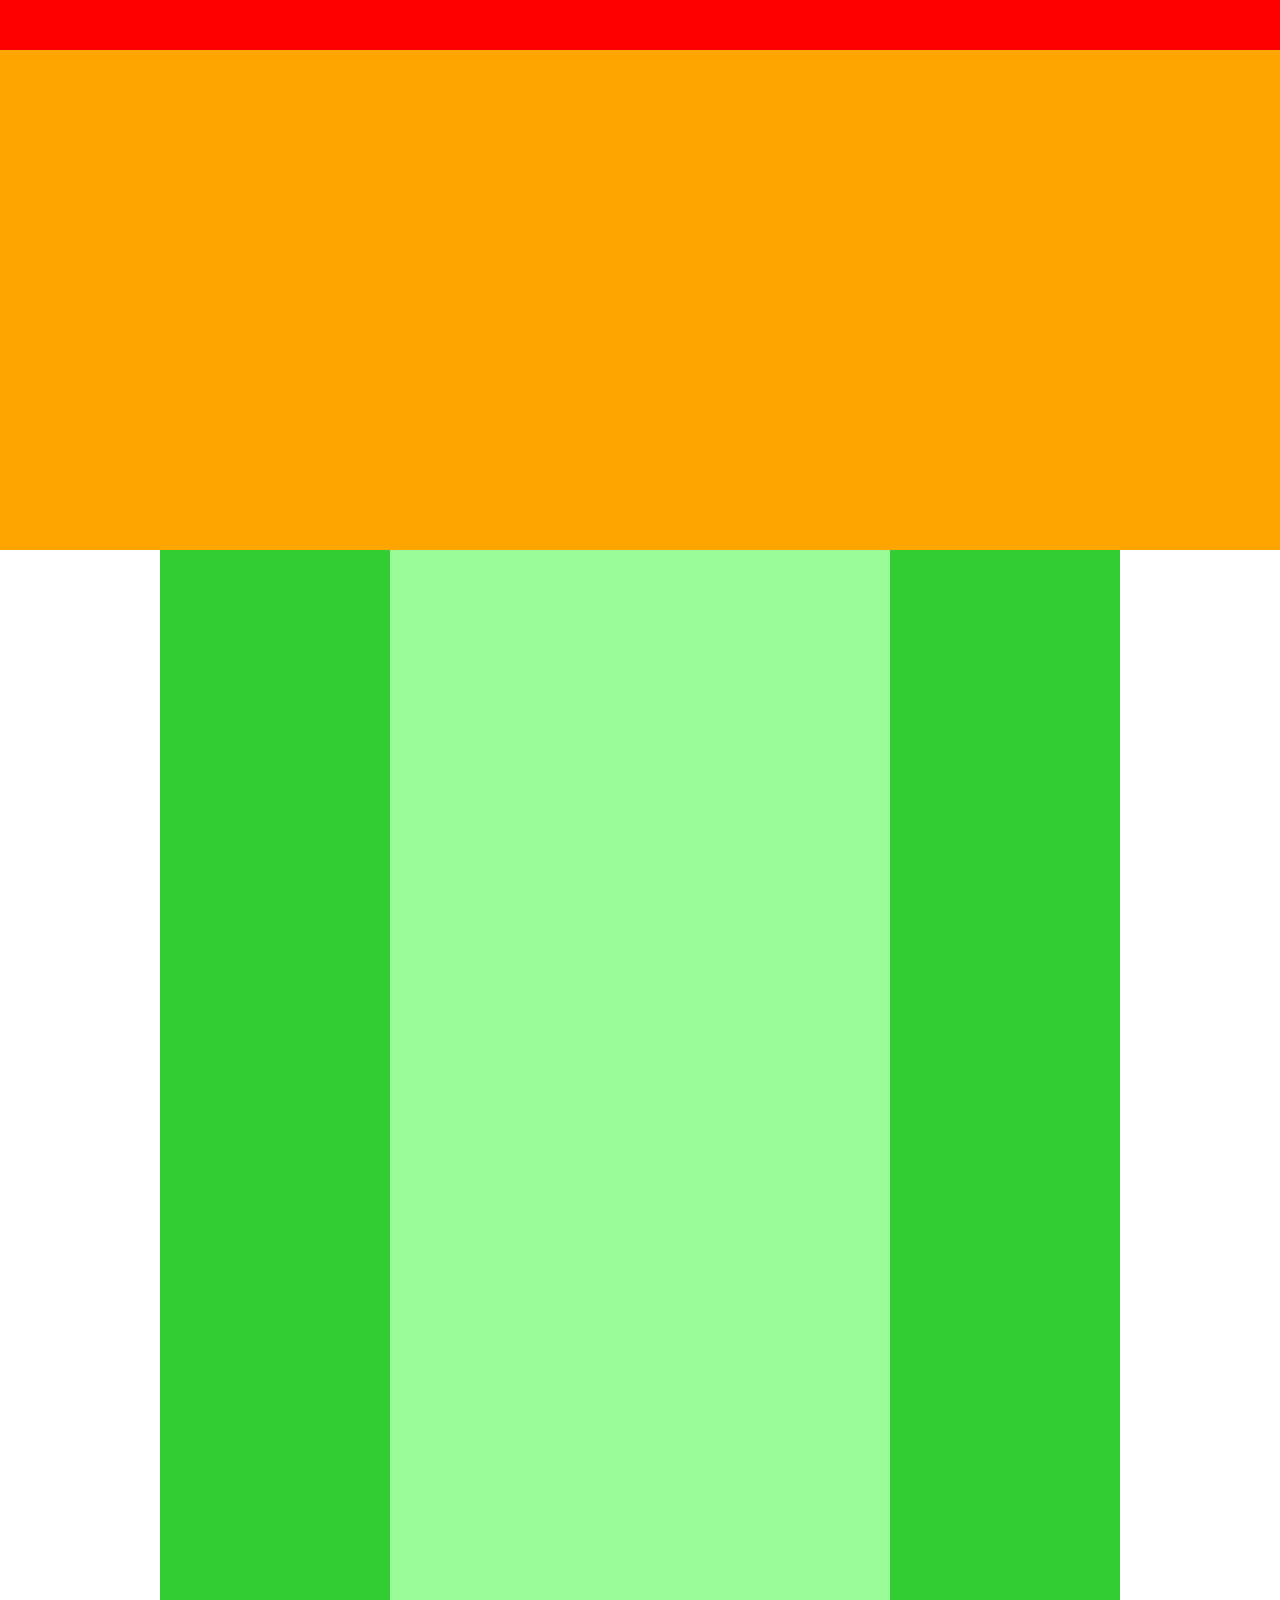
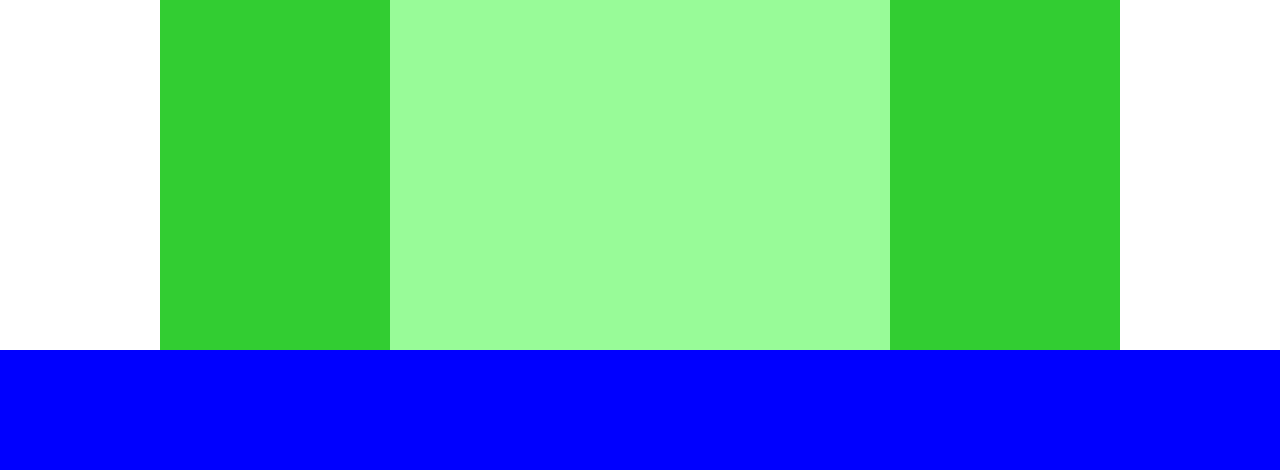
<file: ensyu4.html>
<!DOCTYPE html>
<html lang="ja">
  <head>
    <meta charset="UTF-8" />
    <link rel="stylesheet" href="ensyu4.css" />
    <title>ensyu4</title>
  </head>

  <body>
    <div class="header"></div>
    <div class="main-visual"></div>
    <div class="main">
      <div class="main-left"></div>
      <div class="main-center"></div>
      <div class="main-right"></div>
    </div>
    <div class="footer"></div>

  </body>
</html>
</file>
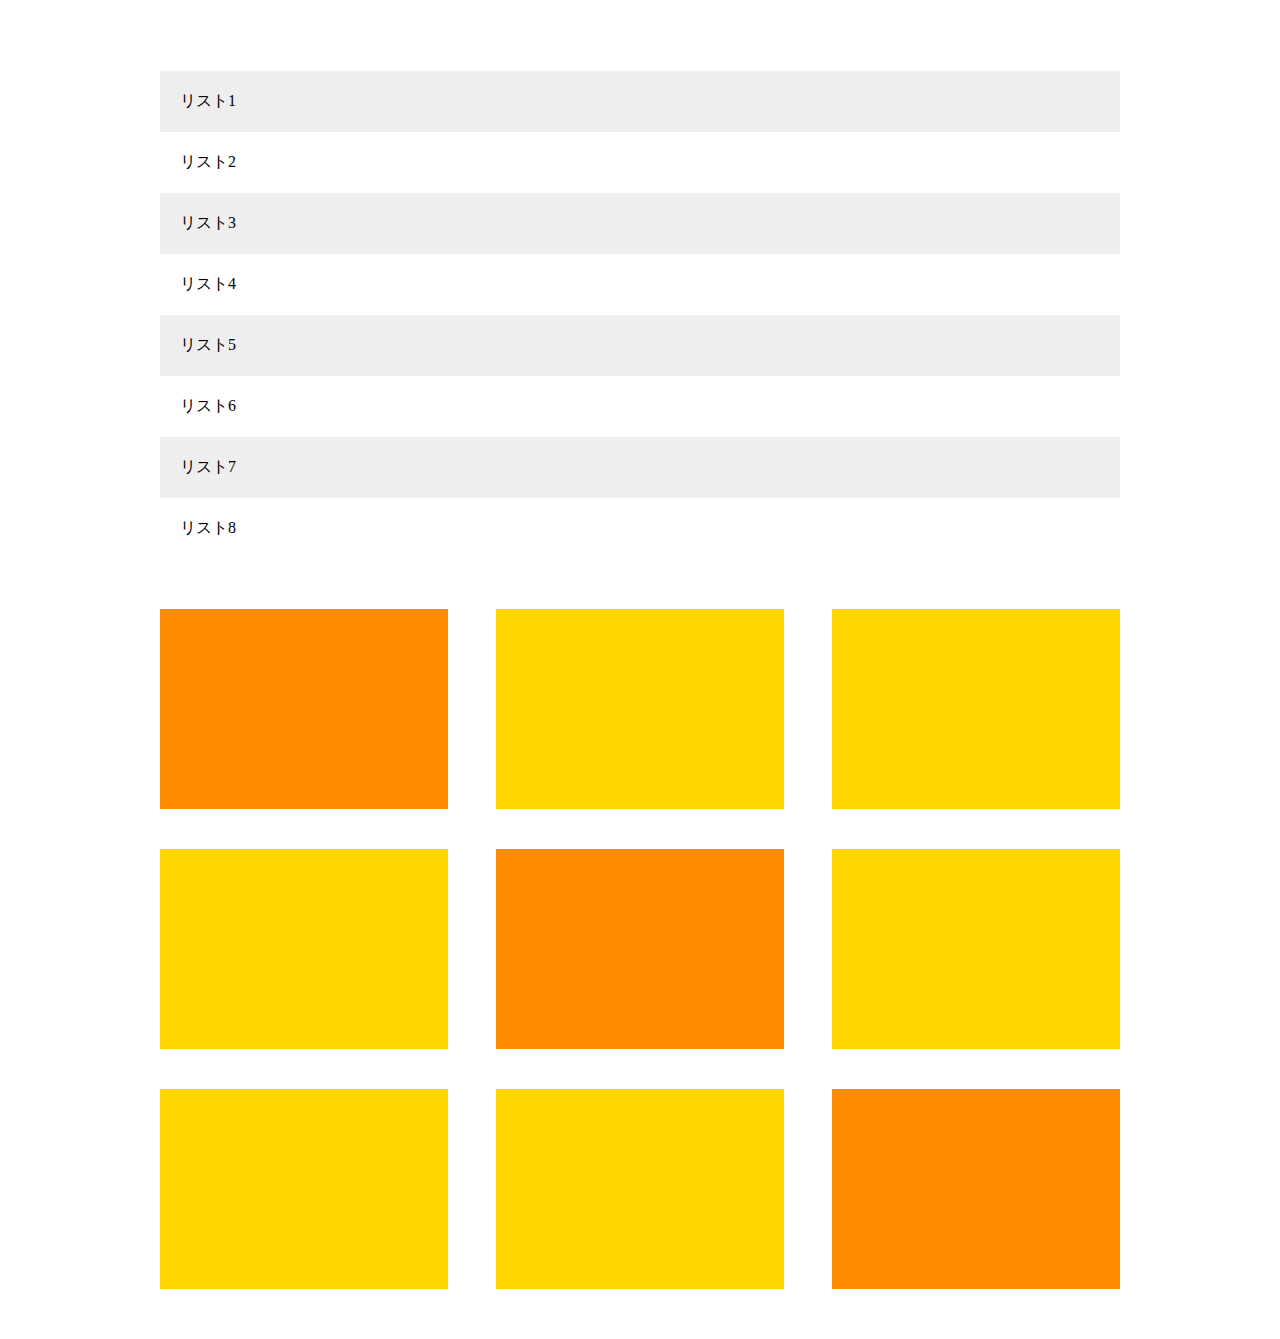
<file: ensyu8.html>
<!DOCTYPE html>
<html lang="ja">
  <head>
    <meta charset="UTF-8" />
    <link rel="stylesheet" href="ensyu8.css" />
    <title>演習8</title>
  </head>

  <body>
  　<main>
      <ul class="item-list">
        <li class="item">リスト1</li>
        <li class="item">リスト2</li>
        <li class="item">リスト3</li>
        <li class="item">リスト4</li>
        <li class="item">リスト5</li>
        <li class="item">リスト6</li>
        <li class="item">リスト7</li>
        <li class="item">リスト8</li>
      </ul>
      <div class="box-list">
        <div class="box"></div>
        <div class="box"></div>
        <div class="box"></div>
        <div class="box"></div>
        <div class="box"></div>
        <div class="box"></div>
        <div class="box"></div>
        <div class="box"></div>
        <div class="box"></div>
      </div>
    </main>
  </body>
</html>
</file>
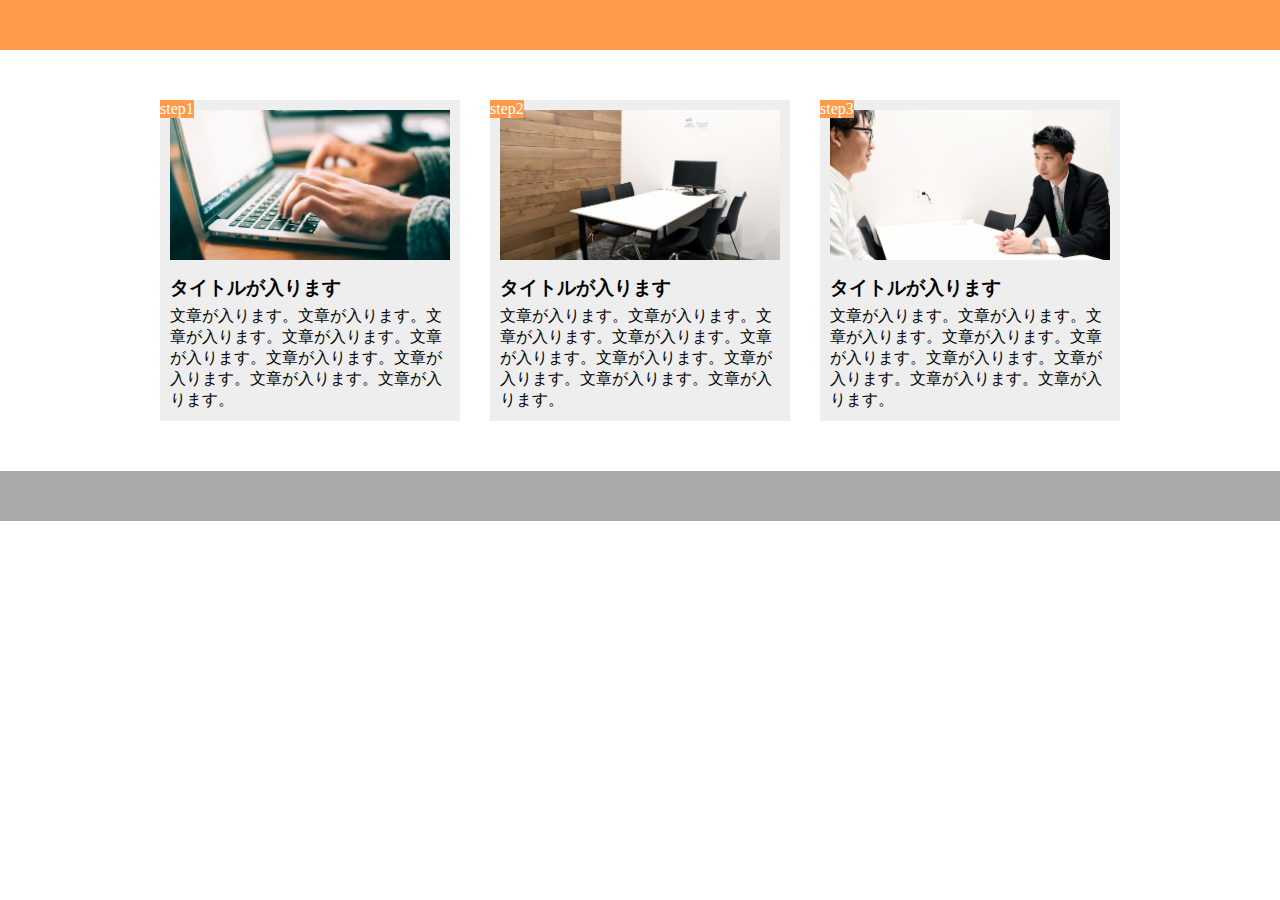
<file: ensyu9.html>
<!DOCTYPE html>
<html lang="ja">
  <head>
    <meta charset="UTF-8" />
    <meta name="viewport" content="width=device-width,initial-scale=1.0">
    <link rel="stylesheet" href="ensyu9.css" />
    <title>9章演習</title>
  </head>

  <body>
    <header></header>
    <main>
      <div class="step-box">
        <div class="step-img1"></div>
        <span class="step-num">step1</span>
        <h3 class="title">タイトルが入ります</h3>
        <p class="text">文章が入ります。文章が入ります。文章が入ります。文章が入ります。文章が入ります。文章が入ります。文章が入ります。文章が入ります。文章が入ります。</p>
      </div>
      <div class="step-box">
        <div class="step-img2"></div>
        <span class="step-num">step2</span>
        <h3 class="title">タイトルが入ります</h3>
        <p class="text">文章が入ります。文章が入ります。文章が入ります。文章が入ります。文章が入ります。文章が入ります。文章が入ります。文章が入ります。文章が入ります。</p>
      </div>
      <div class="step-box">
        <div class="step-img3"></div>
        <span class="step-num">step3</span>
        <h3 class="title">タイトルが入ります</h3>
        <p class="text">文章が入ります。文章が入ります。文章が入ります。文章が入ります。文章が入ります。文章が入ります。文章が入ります。文章が入ります。文章が入ります。</p>
      </div>
      </main>
    <footer></footer>
  </body>
</html>
</file>
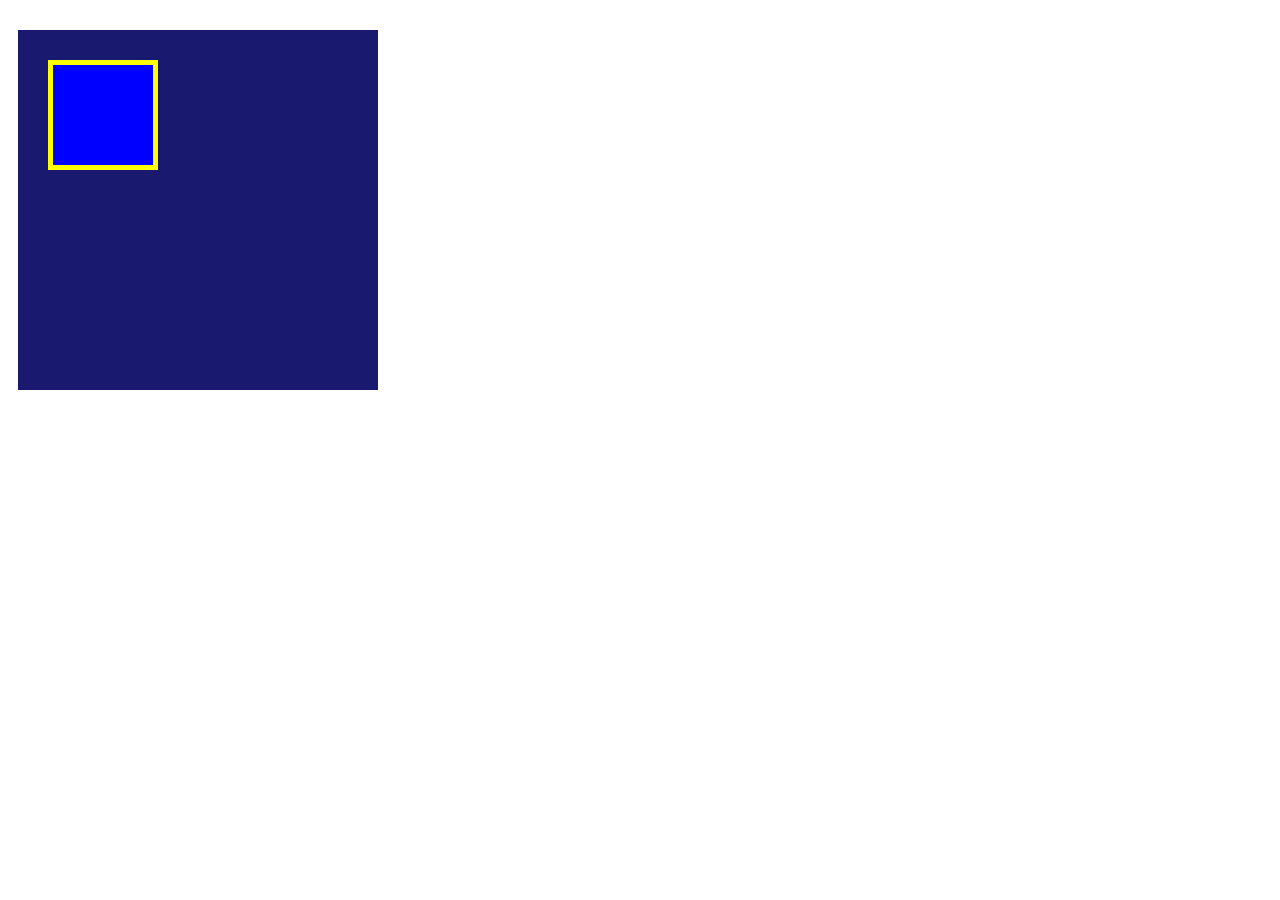
<file: box/box.html>
<!DOCTYPE html>
<html lang="ja">
  <head>
    <meta charset="UTF-8" />
    <!-- CSSファイルの読み込み -->
    <link rel="stylesheet" href="box.css" />
    <title>BOX</title>
  </head>

  <body>
    <!-- box1用のdiv -->
    <div class="box1">
      <div class="box2"></div>
    </div>
  </body>
</html>
</file>
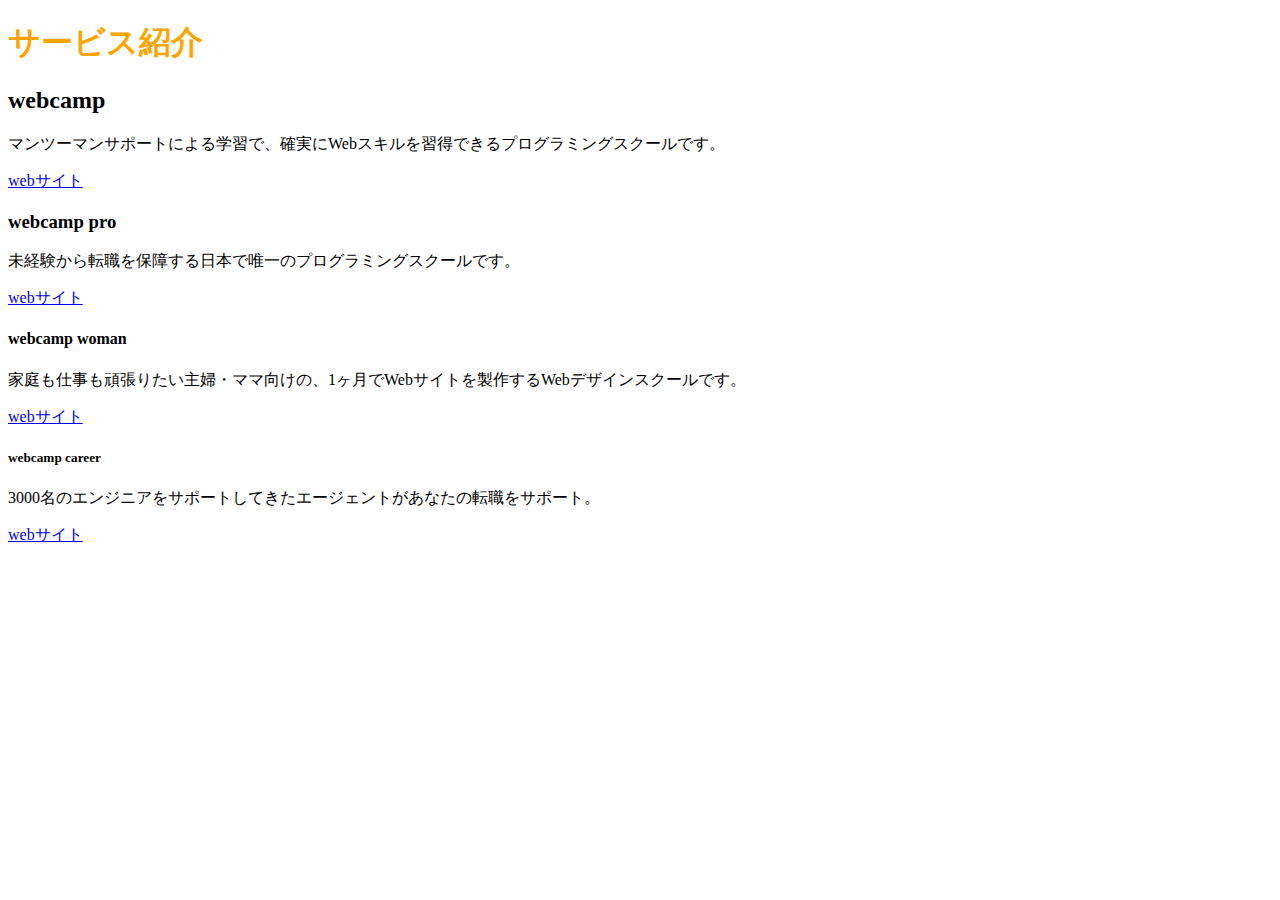
<file: sample/sample.html>
<!DOCTYPE HTML>
<html lang="ja">
  <head>
    <meta charset="UTF-8" />
    <title>初めてのHTML</title>
    <link rel="stylesheet" href="style.css" />
  </head>

  <body>
    <h1>サービス紹介</h1>
    <h2>webcamp</h2>
    <p>マンツーマンサポートによる学習で、確実にWebスキルを習得できるプログラミングスクールです。</p>
    <a href=https://www.google.com/?hl=ja>webサイト</a>
    <h3>webcamp pro</h3>
    <p>未経験から転職を保障する日本で唯一のプログラミングスクールです。</p>
    <a href=https://www.google.com/?hl=ja>webサイト</a>
    <h4>webcamp woman</h4>
    <p>家庭も仕事も頑張りたい主婦・ママ向けの、1ヶ月でWebサイトを製作するWebデザインスクールです。</p>
    <a href=https://www.google.com/?hl=ja>webサイト</a>
    <h5>webcamp career</h5>
    <p>3000名のエンジニアをサポートしてきたエージェントがあなたの転職をサポート。</p>
    <a href=https://www.google.com/?hl=ja>webサイト</a>
  </body>
</html>
</file>
<file: ensyu4.css>
* {
  margin: 0;
  padding: 0;
  box-sizing: border-box;
}

.header {
  width: 100%; 
  height: 50px; 
  background-color: red; 
}

.main-visual {
  width: 100%;
  height: 500px;
  background-color: orange; 
}

.main {
  width: 960px;
  display: flex;
  justify-content: center;
  margin: 0 auto;
}

.main-left {
  width: 230px; 
  height: 1400px;
  background-color: limegreen; 
}

.main-center {
  width: 500px; 
  height: 1400px;
  background-color: palegreen; 
}

.main-right {
  width: 230px; 
  height: 1400px;
  background-color: limegreen; 
}

.footer {
  width: 100%; 
  height: 120px; 
  background-color: blue 
}
</file>
<file: ensyu8.css>
* {
  margin: 0;
  padding: 0;
  box-sizing: border-box;
}

main {
  width: 960px;
  margin: 50px auto;
}

.item-list {
  margin-bottom: 50px;
}

.item {
  padding: 20px;
  list-style: none;
}

.item:nth-child(odd) {
  background-color: #eee;
}

.box-list {
  display: flex;
  flex-wrap: wrap;
}

.box {
  background-color: #ffd700;
  width: 30%;
  height: 200px;
  margin-right: 5%;
  margin-bottom: 40px;
}

.box:first-child,
.box:nth-child(5),
.box:last-child {
  background-color: #ff8c00;
}

.box:nth-child(3n) {
  margin-right: 0;
}

.box:nth-last-child(-n + 3) {
  margin-bottom: 0;
}
</file>
<file: ensyu9.css>
* {
  margin: 0;
  padding: 0;
  box-sizing: border-box;
}

header {
  height: 50px;
  background-color: #ff9a4b;
}

main {
  width: 960px;
  margin: 50px auto;
  display: flex;
}

.step-box {
  width: 300px;
  margin-right: 30px;
  padding: 10px;
  position: relative;
  background-color: #eee;
}

.step-box:last-child {
  margin-right: 0;
}

.step-img1 {
  height: 150px;
  background-image: url(img/flow01.png);
  background-position: bottom;
  background-size: cover;
}

.step-img2 {
  height: 150px;
  background-image: url(img/flow02.png);
  background-position: bottom;
  background-size: cover;
}

.step-img3 {
  height: 150px;
  background-image: url(img/flow03.png);
  background-position: bottom;
  background-size: cover;
}

.step-num {
  position: absolute;
  top: 0;
  left: 0;
  background-color: #ff9a4b;
  color: #fff;
}

.title {
  margin: 15px 0 5px;
}

footer {
  height: 50px;
  background-color: #AAAAAA;
}

@media screen and (max-width: 768px) {
  header {
    width: 100%;
  }

  main {
    width: 100%;
    display: block;
  }

  .step-box {
    width: 90%;
    margin: 0 auto;
    margin-bottom: 20px;

  }

  .step-box:last-child {
    margin: 0 auto;
    margin-bottom: 0;
  }

  .step-num {
    padding: 2px;
  }

  .title {
    padding: 2px 0;
  }



  footer {
    width: 100%;
  }
}
</file>
<file: box/box.css>
.box1 {
  width: 300px;
  height: 300px;
  background-color: #191970;
  margin: 30px 50px 20px 10px;
  padding: 30px;
}

.box2 {
  width: 100px;
  height: 100px;
  background-color: blue;
  border: 5px solid yellow;
}
</file>
<file: sample/style.css>
h1 {
  color: orange;
}
</file>
